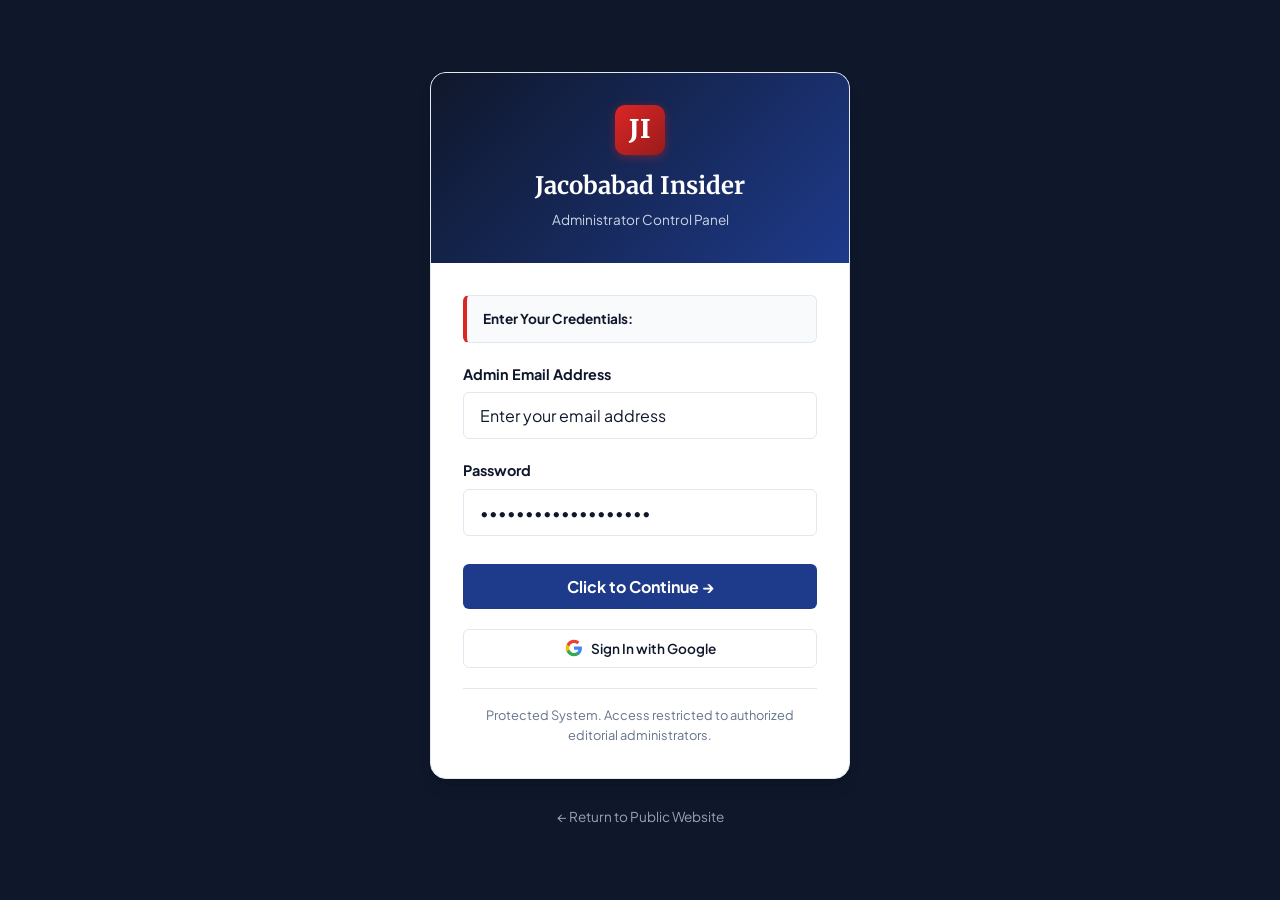
<file: login.html>
<!DOCTYPE html>
<html lang="en">
<head>
  <meta charset="UTF-8" />
  <meta name="viewport" content="width=device-width, initial-scale=1.0" />
  <title>Admin Login - Jacobabad Insider</title>
  <link rel="preconnect" href="https://fonts.googleapis.com">
  <link rel="preconnect" href="https://fonts.gstatic.com" crossorigin>
  <link href="https://fonts.googleapis.com/css2?family=Merriweather:ital,wght@0,400;0,700;0,900;1,400&family=Plus+Jakarta+Sans:wght@400;500;600;700;800&display=swap" rel="stylesheet">
  <script type="module" crossorigin src="/assets/login-pXc_mCEv.js"></script>
  <link rel="modulepreload" crossorigin href="/assets/auth-C3x3DcjY.js">
  <link rel="stylesheet" crossorigin href="/assets/auth-CsvkuiEk.css">
</head>
<body style="background: var(--bg-header); min-height: 100vh; display: flex; flex-direction: column; justify-content: center; align-items: center; padding: 1.5rem;">

  <div style="max-width: 420px; width: 100%; background: var(--bg-card); border-radius: var(--radius-lg); border: 1px solid var(--border-color); box-shadow: var(--shadow-lg); overflow: hidden;">
    
    <!-- Card Header -->
    <div style="background: linear-gradient(135deg, var(--bg-header), #1e3a8a); color: white; padding: 2rem; text-align: center;">
      <div class="logo-icon" style="margin: 0 auto 0.75rem auto; width: 50px; height: 50px; font-size: 1.6rem;">JI</div>
      <h1 style="font-family: var(--font-heading); font-size: 1.5rem; color: white;">Jacobabad Insider</h1>
      <p style="font-size: 0.85rem; color: #cbd5e1; margin-top: 0.25rem;">Administrator Control Panel</p>
    </div>

    <!-- Login Form -->
    <div style="padding: 2rem;">
      <div style="background: var(--bg-primary); border: 1px solid var(--border-color); padding: 0.75rem 1rem; border-radius: 6px; font-size: 0.85rem; margin-bottom: 1.25rem; border-left: 4px solid var(--accent-red);">
        <strong style="color: var(--text-main);">Enter Your Credentials:</strong><br/>
      </div>

      <div id="login-error-alert" class="hidden" style="background: #fef2f2; border: 1px solid #fca5a5; color: #991b1b; padding: 0.75rem 1rem; border-radius: 6px; font-size: 0.85rem; margin-bottom: 1rem;"></div>

      <form id="admin-login-form">
        <div class="form-group">
          <label class="form-label">Admin Email Address</label>
          <input type="email" id="login-email" class="form-control" value="Enter your email address" required />
        </div>

        <div class="form-group">
          <label class="form-label">Password</label>
          <input type="password" id="login-password" class="form-control" value="Enter your password" required />
        </div>

        <button type="submit" id="login-submit-btn" class="btn btn-primary" style="width: 100%; margin-top: 0.5rem; font-weight: 700;">
          Click to Continue &rarr;
        </button>
      </form>

     <div style="margin-top: 1.25rem; text-align: center;">
  <button id="google-login-btn" class="btn btn-secondary" style="width: 100%; font-size: 0.85rem; padding: 0.6rem; font-weight: 600; display: flex; align-items: center; justify-content: center; gap: 0.5rem; background: var(--bg-card); border: 1px solid var(--border-color);">
    <svg width="18" height="18" viewBox="0 0 24 24"><path fill="#4285F4" d="M22.56 12.25c0-.78-.07-1.53-.2-2.25H12v4.26h5.92c-.26 1.37-1.04 2.53-2.21 3.31v2.77h3.57c2.08-1.92 3.28-4.74 3.28-8.09z"/><path fill="#34A853" d="M12 23c2.97 0 5.46-.98 7.28-2.66l-3.57-2.77c-.98.66-2.23 1.06-3.71 1.06-2.86 0-5.29-1.93-6.16-4.53H2.18v2.84C3.99 20.53 7.7 23 12 23z"/><path fill="#FBBC05" d="M5.84 14.09c-.22-.66-.35-1.36-.35-2.09s.13-1.43.35-2.09V7.06H2.18C1.43 8.55 1 10.22 1 12s.43 3.45 1.18 4.94l2.85-2.22.81-.63z"/><path fill="#EA4335" d="M12 5.38c1.62 0 3.06.56 4.21 1.64l3.15-3.15C17.45 2.09 14.97 1 12 1 7.7 1 3.99 3.47 2.18 7.06l3.66 2.84c.87-2.6 3.3-4.52 6.16-4.52z"/></svg>
    Sign In with Google
  </button>
</div>

      <div style="margin-top: 1.25rem; text-align: center; font-size: 0.8rem; color: var(--text-muted); border-top: 1px solid var(--border-color); padding-top: 1rem;">
        <p>Protected System. Access restricted to authorized editorial administrators.</p>
      </div>
    </div>
  </div>

  <div style="margin-top: 1.5rem; text-align: center;">
    <a href="/" style="color: #94a3b8; font-size: 0.85rem;">&larr; Return to Public Website</a>
  </div>

</body>
</html>
</file>
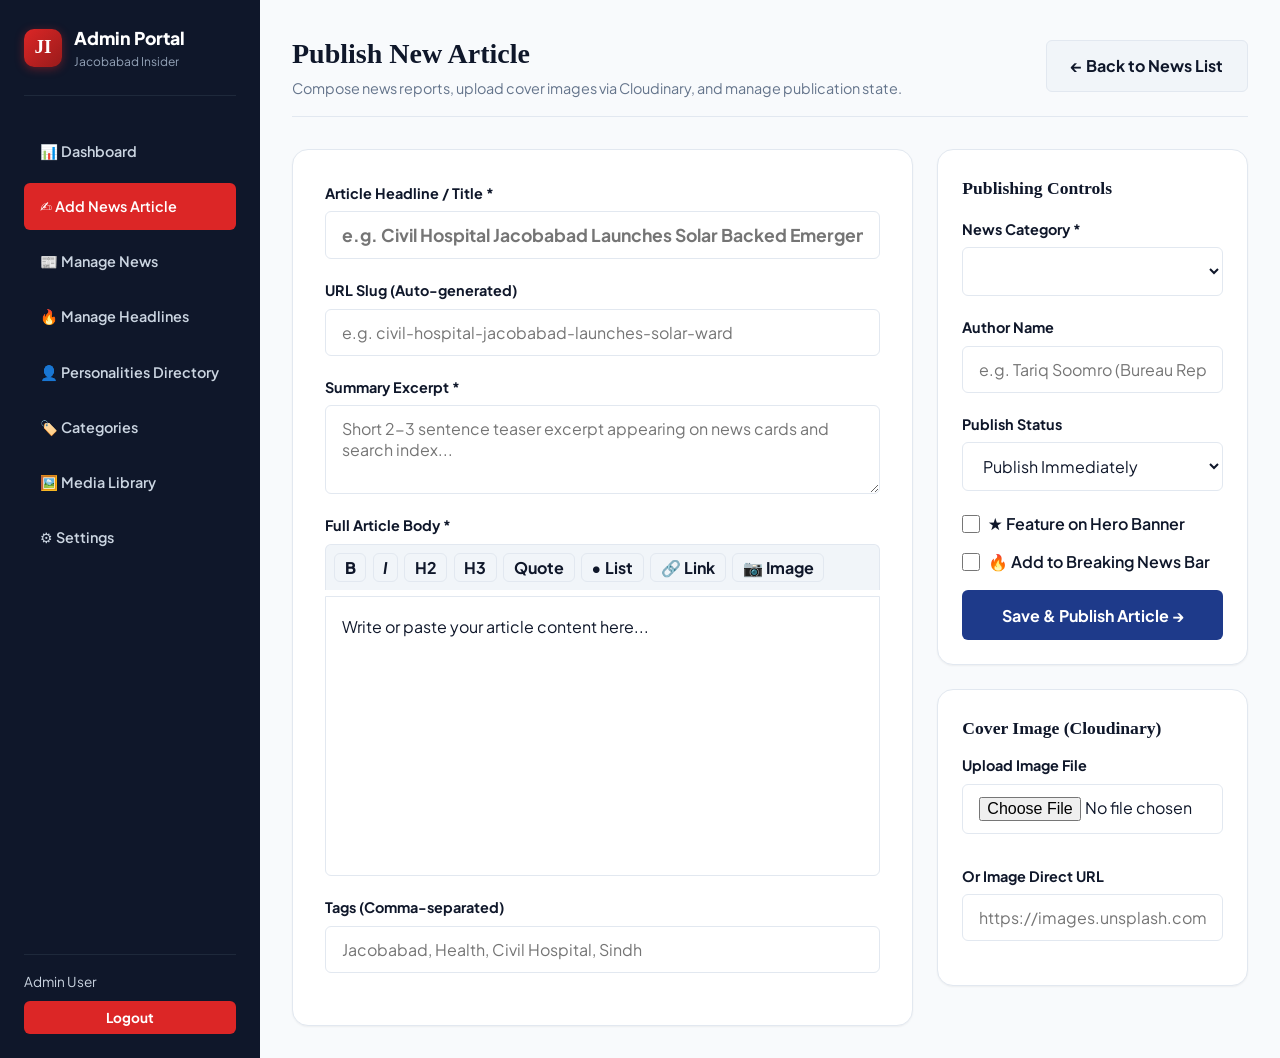
<file: admin/add-news.html>
<!DOCTYPE html>
<html lang="en">
<head>
  <meta charset="UTF-8" />
  <meta name="viewport" content="width=device-width, initial-scale=1.0" />
  <title>Add / Edit News - Admin Panel</title>
  <link rel="preconnect" href="https://fonts.googleapis.com">
  <link rel="preconnect" href="https://fonts.gstatic.com" crossorigin>
  <link href="https://fonts.googleapis.com/css2?family=Plus+Jakarta+Sans:wght@400;500;600;700;800&display=swap" rel="stylesheet">
  <script type="module" crossorigin src="/assets/auth-C3x3DcjY.js"></script>
  <script type="module" crossorigin src="/assets/firestore-eDyhnHo-.js"></script>
  <script type="module" crossorigin src="/assets/admin-DUhmKf31.js"></script>
  <link rel="stylesheet" crossorigin href="/assets/auth-CsvkuiEk.css">
</head>
<body data-admin-page="add-news">

  <div class="admin-layout">
    <aside class="admin-sidebar">
      <div>
        <div style="display: flex; align-items: center; gap: 0.75rem; padding-bottom: 1.5rem; border-bottom: 1px solid #1e293b;">
          <div class="logo-icon" style="width: 38px; height: 38px; font-size: 1.2rem;">JI</div>
          <div>
            <div style="font-weight: 800; color: white; font-size: 1.1rem;">Admin Portal</div>
            <div style="font-size: 0.75rem; color: #94a3b8;">Jacobabad Insider</div>
          </div>
        </div>
      </div>

      <ul class="admin-sidebar-menu">
        <li><a href="/admin/dashboard.html">📊 Dashboard</a></li>
        <li><a href="/admin/add-news.html" class="active">✍️ Add News Article</a></li>
        <li><a href="/admin/manage-news.html">📰 Manage News</a></li>
        <li><a href="/admin/manage-headlines.html">🔥 Manage Headlines</a></li>
        <li><a href="/admin/manage-personalities.html">👤 Personalities Directory</a></li>
        <li><a href="/admin/manage-categories.html">🏷️ Categories</a></li>
        <li><a href="/admin/media-library.html">🖼️ Media Library</a></li>
        <li><a href="/admin/settings.html">⚙️ Settings</a></li>
      </ul>

      <div style="margin-top: auto; padding-top: 1rem; border-top: 1px solid #1e293b;">
        <div style="font-size: 0.85rem; color: #cbd5e1; margin-bottom: 0.5rem;" class="admin-user-email">Admin User</div>
        <button class="btn btn-danger admin-logout-btn" style="width: 100%; font-size: 0.85rem; padding: 0.5rem;">Logout</button>
      </div>
    </aside>

    <main class="admin-main">
      <div class="admin-header">
        <div>
          <h1 id="form-page-title" style="font-family: var(--font-heading); font-size: 1.75rem; color: var(--text-main);">Publish New Article</h1>
          <p style="color: var(--text-muted); font-size: 0.9rem;">Compose news reports, upload cover images via Cloudinary, and manage publication state.</p>
        </div>
        <a href="/admin/manage-news.html" class="btn btn-secondary">&larr; Back to News List</a>
      </div>

      <form id="news-article-form" style="display: grid; grid-template-columns: 2fr 1fr; gap: 1.5rem;">
        
        <!-- Left Column: Form Main -->
        <div style="background: var(--bg-card); border: 1px solid var(--border-color); border-radius: var(--radius-lg); padding: 2rem; box-shadow: var(--shadow-sm);">
          
          <div class="form-group">
            <label class="form-label">Article Headline / Title *</label>
            <input type="text" id="news-title" class="form-control" required placeholder="e.g. Civil Hospital Jacobabad Launches Solar Backed Emergency Ward" style="font-size: 1.1rem; font-weight: 700;" />
          </div>

          <div class="form-group">
            <label class="form-label">URL Slug (Auto-generated)</label>
            <input type="text" id="news-slug" class="form-control" placeholder="e.g. civil-hospital-jacobabad-launches-solar-ward" />
          </div>

          <div class="form-group">
            <label class="form-label">Summary Excerpt *</label>
            <textarea id="news-summary" class="form-control" rows="3" required placeholder="Short 2-3 sentence teaser excerpt appearing on news cards and search index..."></textarea>
          </div>

          <!-- Rich Formatting Toolbar -->
          <div class="form-group">
            <label class="form-label">Full Article Body *</label>
            <div id="editor-toolbar" style="background: var(--bg-input); border: 1px solid var(--border-color); border-bottom: none; border-radius: var(--radius-sm) var(--radius-sm) 0 0; padding: 0.5rem; display: flex; gap: 0.4rem; flex-wrap: wrap;">
              <button class="btn btn-secondary tool-btn" data-cmd="bold" style="padding: 0.2rem 0.6rem; font-weight: 800;">B</button>
              <button class="btn btn-secondary tool-btn" data-cmd="italic" style="padding: 0.2rem 0.6rem; font-style: italic;">I</button>
              <button class="btn btn-secondary tool-btn" data-cmd="formatBlock" data-param="h2" style="padding: 0.2rem 0.6rem;">H2</button>
              <button class="btn btn-secondary tool-btn" data-cmd="formatBlock" data-param="h3" style="padding: 0.2rem 0.6rem;">H3</button>
              <button class="btn btn-secondary tool-btn" data-cmd="formatBlock" data-param="blockquote" style="padding: 0.2rem 0.6rem;">Quote</button>
              <button class="btn btn-secondary tool-btn" data-cmd="insertUnorderedList" style="padding: 0.2rem 0.6rem;">• List</button>
              <button class="btn btn-secondary tool-btn" data-cmd="createLink" style="padding: 0.2rem 0.6rem;">🔗 Link</button>
              <button class="btn btn-secondary tool-btn" data-cmd="insertImage" style="padding: 0.2rem 0.6rem;">📷 Image</button>
            </div>
            
            <div id="news-content-editor" contenteditable="true" class="form-control" style="min-height: 280px; border-radius: 0 0 var(--radius-sm) var(--radius-sm); overflow-y: auto; line-height: 1.7; padding: 1rem;">
              <p>Write or paste your article content here...</p>
            </div>
          </div>

          <div class="form-group">
            <label class="form-label">Tags (Comma-separated)</label>
            <input type="text" id="news-tags" class="form-control" placeholder="Jacobabad, Health, Civil Hospital, Sindh" />
          </div>

        </div>

        <!-- Right Column: Settings & Media -->
        <div style="display: flex; flex-direction: column; gap: 1.5rem;">
          
          <div style="background: var(--bg-card); border: 1px solid var(--border-color); border-radius: var(--radius-lg); padding: 1.5rem; box-shadow: var(--shadow-sm);">
            <h3 style="font-family: var(--font-heading); font-size: 1.1rem; margin-bottom: 1rem;">Publishing Controls</h3>
            
            <div class="form-group">
              <label class="form-label">News Category *</label>
              <select id="news-category-select" class="form-control" required>
                <!-- Populated via JS -->
              </select>
            </div>

            <div class="form-group">
              <label class="form-label">Author Name</label>
              <input type="text" id="news-author" class="form-control" placeholder="e.g. Tariq Soomro (Bureau Reporter)" />
            </div>

            <div class="form-group">
              <label class="form-label">Publish Status</label>
              <select id="news-status" class="form-control">
                <option value="publish">Publish Immediately</option>
                <option value="draft">Save as Draft</option>
              </select>
            </div>

            <div style="margin: 1rem 0; display: flex; flex-direction: column; gap: 0.75rem;">
              <label style="display: flex; align-items: center; gap: 0.5rem; font-weight: 600; cursor: pointer;">
                <input type="checkbox" id="news-featured" style="width: 18px; height: 18px;" />
                <span>★ Feature on Hero Banner</span>
              </label>

              <label style="display: flex; align-items: center; gap: 0.5rem; font-weight: 600; cursor: pointer;">
                <input type="checkbox" id="news-breaking" style="width: 18px; height: 18px;" />
                <span>🔥 Add to Breaking News Bar</span>
              </label>
            </div>

            <button type="submit" class="btn btn-primary" style="width: 100%; padding: 0.9rem; font-size: 1rem;">Save & Publish Article &rarr;</button>
          </div>

          <!-- Cover Image Upload Card -->
          <div style="background: var(--bg-card); border: 1px solid var(--border-color); border-radius: var(--radius-lg); padding: 1.5rem; box-shadow: var(--shadow-sm);">
            <h3 style="font-family: var(--font-heading); font-size: 1.1rem; margin-bottom: 0.75rem;">Cover Image (Cloudinary)</h3>
            
            <div class="form-group">
              <label class="form-label">Upload Image File</label>
              <input type="file" id="cover-image-file" class="form-control" accept="image/*" />
              <div id="upload-status" style="font-size: 0.8rem; color: var(--accent-blue); margin-top: 0.3rem;"></div>
            </div>

            <div class="form-group">
              <label class="form-label">Or Image Direct URL</label>
              <input type="url" id="cover-image-url" class="form-control" placeholder="https://images.unsplash.com/..." />
            </div>

            <img id="cover-preview-img" class="hidden" style="width: 100%; height: 160px; object-fit: cover; border-radius: 6px; margin-top: 0.5rem;" />
          </div>

        </div>

      </form>
    </main>
  </div>

</body>
</html>
</file>
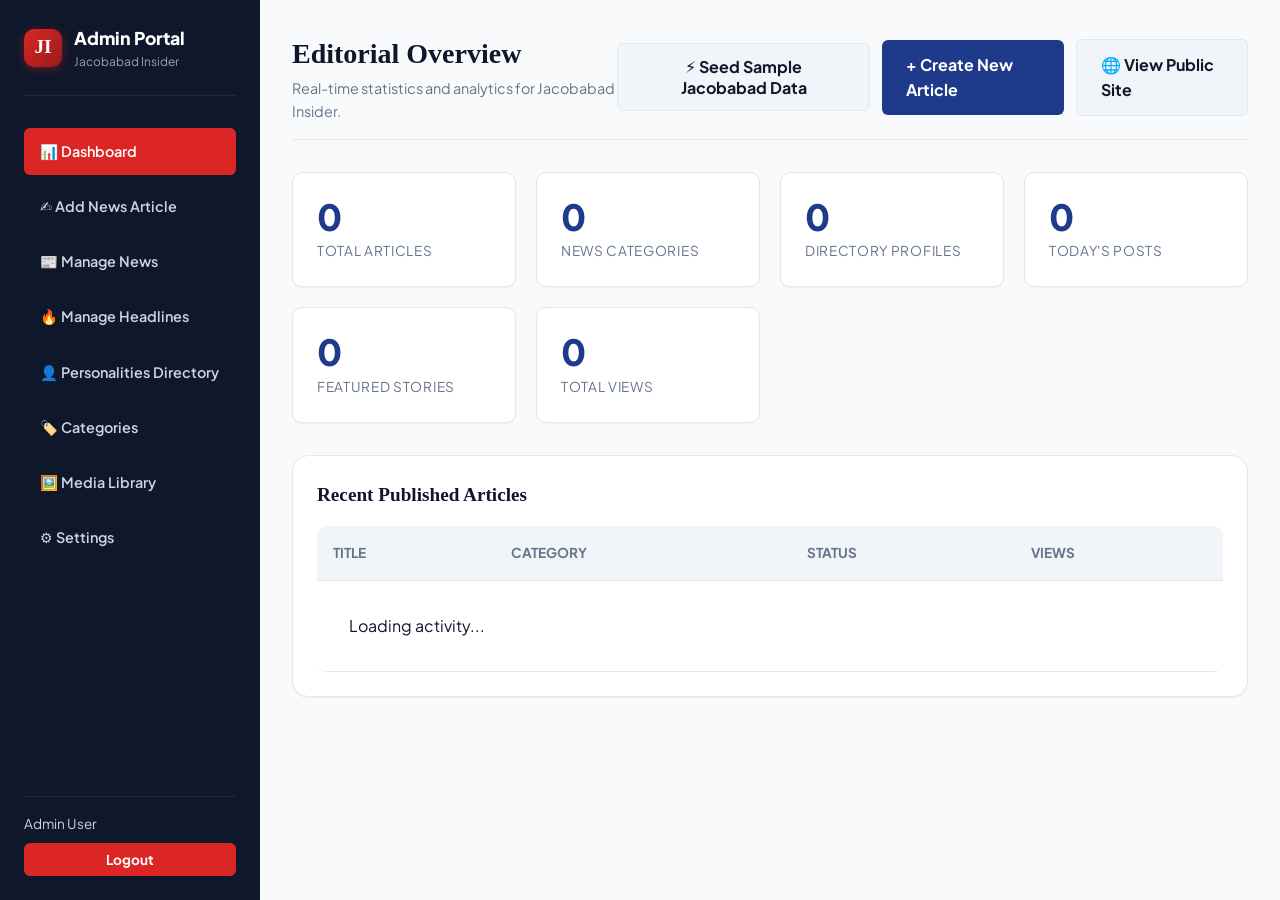
<file: admin/dashboard.html>
<!DOCTYPE html>
<html lang="en">
<head>
  <meta charset="UTF-8" />
  <meta name="viewport" content="width=device-width, initial-scale=1.0" />
  <title>Admin Dashboard - Jacobabad Insider</title>
  <link rel="preconnect" href="https://fonts.googleapis.com">
  <link rel="preconnect" href="https://fonts.gstatic.com" crossorigin>
  <link href="https://fonts.googleapis.com/css2?family=Plus+Jakarta+Sans:wght@400;500;600;700;800&display=swap" rel="stylesheet">
  <script type="module" crossorigin src="/assets/auth-C3x3DcjY.js"></script>
  <script type="module" crossorigin src="/assets/firestore-eDyhnHo-.js"></script>
  <script type="module" crossorigin src="/assets/admin-DUhmKf31.js"></script>
  <link rel="stylesheet" crossorigin href="/assets/auth-CsvkuiEk.css">
</head>
<body data-admin-page="dashboard">

  <div class="admin-layout">
    <!-- SIDEBAR -->
    <aside class="admin-sidebar">
      <div>
        <div style="display: flex; align-items: center; gap: 0.75rem; padding-bottom: 1.5rem; border-bottom: 1px solid #1e293b;">
          <div class="logo-icon" style="width: 38px; height: 38px; font-size: 1.2rem;">JI</div>
          <div>
            <div style="font-weight: 800; color: white; font-size: 1.1rem;">Admin Portal</div>
            <div style="font-size: 0.75rem; color: #94a3b8;">Jacobabad Insider</div>
          </div>
        </div>
      </div>

      <ul class="admin-sidebar-menu">
        <li><a href="/admin/dashboard.html" class="active">📊 Dashboard</a></li>
        <li><a href="/admin/add-news.html">✍️ Add News Article</a></li>
        <li><a href="/admin/manage-news.html">📰 Manage News</a></li>
        <li><a href="/admin/manage-headlines.html">🔥 Manage Headlines</a></li>
        <li><a href="/admin/manage-personalities.html">👤 Personalities Directory</a></li>
        <li><a href="/admin/manage-categories.html">🏷️ Categories</a></li>
        <li><a href="/admin/media-library.html">🖼️ Media Library</a></li>
        <li><a href="/admin/settings.html">⚙️ Settings</a></li>
      </ul>

      <div style="margin-top: auto; padding-top: 1rem; border-top: 1px solid #1e293b;">
        <div style="font-size: 0.85rem; color: #cbd5e1; margin-bottom: 0.5rem;" class="admin-user-email">Admin User</div>
        <button class="btn btn-danger admin-logout-btn" style="width: 100%; font-size: 0.85rem; padding: 0.5rem;">Logout</button>
      </div>
    </aside>

    <!-- MAIN DASHBOARD CONTENT -->
    <main class="admin-main">
      <div class="admin-header">
        <div>
          <h1 style="font-family: var(--font-heading); font-size: 1.75rem; color: var(--text-main);">Editorial Overview</h1>
          <p style="color: var(--text-muted); font-size: 0.9rem;">Real-time statistics and analytics for Jacobabad Insider.</p>
        </div>
        <div style="display: flex; gap: 0.75rem; align-items: center;">
          <button id="seed-data-btn" class="btn btn-secondary">⚡ Seed Sample Jacobabad Data</button>
          <a href="/admin/add-news.html" class="btn btn-primary">+ Create New Article</a>
          <a href="/" target="_blank" class="btn btn-secondary">🌐 View Public Site</a>
        </div>
      </div>

      <!-- ANALYTICS STAT CARDS -->
      <div class="stat-grid">
        <div class="stat-card">
          <div class="stat-number" id="stat-total-news">0</div>
          <div class="stat-label">Total Articles</div>
        </div>
        <div class="stat-card">
          <div class="stat-number" id="stat-total-categories">0</div>
          <div class="stat-label">News Categories</div>
        </div>
        <div class="stat-card">
          <div class="stat-number" id="stat-total-personalities">0</div>
          <div class="stat-label">Directory Profiles</div>
        </div>
        <div class="stat-card">
          <div class="stat-number" id="stat-today-posts">0</div>
          <div class="stat-label">Today's Posts</div>
        </div>
        <div class="stat-card">
          <div class="stat-number" id="stat-featured-posts">0</div>
          <div class="stat-label">Featured Stories</div>
        </div>
        <div class="stat-card">
          <div class="stat-number" id="stat-total-views">0</div>
          <div class="stat-label">Total Views</div>
        </div>
      </div>

      <!-- RECENT ACTIVITY LOG TABLE -->
      <div style="background: var(--bg-card); border: 1px solid var(--border-color); border-radius: var(--radius-lg); padding: 1.5rem; box-shadow: var(--shadow-sm);">
        <h3 style="font-family: var(--font-heading); font-size: 1.2rem; margin-bottom: 1rem;">Recent Published Articles</h3>
        <div class="table-responsive">
          <table class="admin-table">
            <thead>
              <tr>
                <th>Title</th>
                <th>Category</th>
                <th>Status</th>
                <th>Views</th>
              </tr>
            </thead>
            <tbody id="recent-activity-table">
              <tr><td colspan="4" class="text-center" style="padding: 2rem;">Loading activity...</td></tr>
            </tbody>
          </table>
        </div>
      </div>
    </main>
  </div>

</body>
</html>
</file>
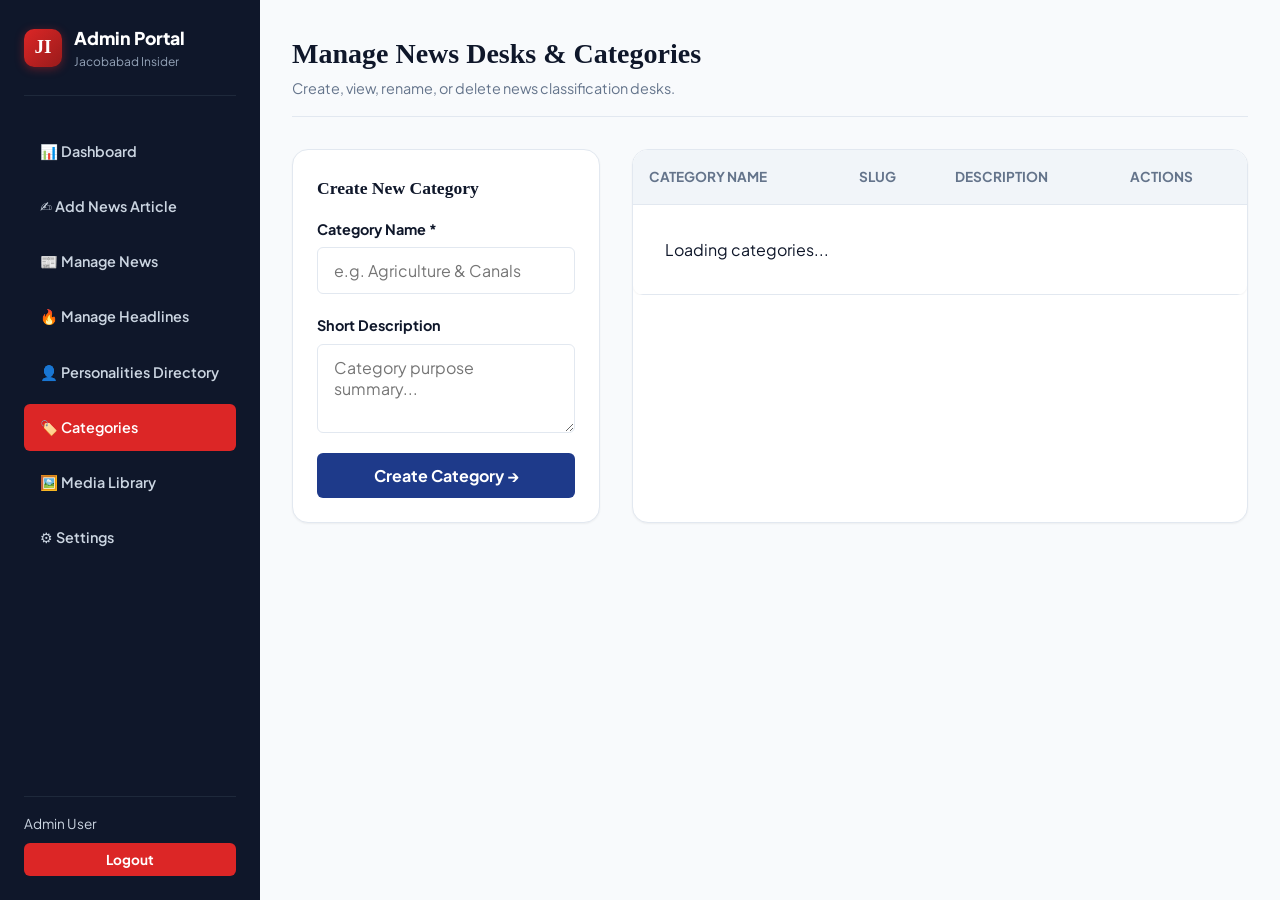
<file: admin/manage-categories.html>
<!DOCTYPE html>
<html lang="en">
<head>
  <meta charset="UTF-8" />
  <meta name="viewport" content="width=device-width, initial-scale=1.0" />
  <title>Manage Categories - Admin Panel</title>
  <link rel="preconnect" href="https://fonts.googleapis.com">
  <link rel="preconnect" href="https://fonts.gstatic.com" crossorigin>
  <link href="https://fonts.googleapis.com/css2?family=Plus+Jakarta+Sans:wght@400;500;600;700;800&display=swap" rel="stylesheet">
  <script type="module" crossorigin src="/assets/auth-C3x3DcjY.js"></script>
  <script type="module" crossorigin src="/assets/firestore-eDyhnHo-.js"></script>
  <script type="module" crossorigin src="/assets/admin-DUhmKf31.js"></script>
  <link rel="stylesheet" crossorigin href="/assets/auth-CsvkuiEk.css">
</head>
<body data-admin-page="manage-categories">

  <div class="admin-layout">
    <aside class="admin-sidebar">
      <div>
        <div style="display: flex; align-items: center; gap: 0.75rem; padding-bottom: 1.5rem; border-bottom: 1px solid #1e293b;">
          <div class="logo-icon" style="width: 38px; height: 38px; font-size: 1.2rem;">JI</div>
          <div>
            <div style="font-weight: 800; color: white; font-size: 1.1rem;">Admin Portal</div>
            <div style="font-size: 0.75rem; color: #94a3b8;">Jacobabad Insider</div>
          </div>
        </div>
      </div>

      <ul class="admin-sidebar-menu">
        <li><a href="/admin/dashboard.html">📊 Dashboard</a></li>
        <li><a href="/admin/add-news.html">✍️ Add News Article</a></li>
        <li><a href="/admin/manage-news.html">📰 Manage News</a></li>
        <li><a href="/admin/manage-headlines.html">🔥 Manage Headlines</a></li>
        <li><a href="/admin/manage-personalities.html">👤 Personalities Directory</a></li>
        <li><a href="/admin/manage-categories.html" class="active">🏷️ Categories</a></li>
        <li><a href="/admin/media-library.html">🖼️ Media Library</a></li>
        <li><a href="/admin/settings.html">⚙️ Settings</a></li>
      </ul>

      <div style="margin-top: auto; padding-top: 1rem; border-top: 1px solid #1e293b;">
        <div style="font-size: 0.85rem; color: #cbd5e1; margin-bottom: 0.5rem;" class="admin-user-email">Admin User</div>
        <button class="btn btn-danger admin-logout-btn" style="width: 100%; font-size: 0.85rem; padding: 0.5rem;">Logout</button>
      </div>
    </aside>

    <main class="admin-main">
      <div class="admin-header">
        <div>
          <h1 style="font-family: var(--font-heading); font-size: 1.75rem; color: var(--text-main);">Manage News Desks & Categories</h1>
          <p style="color: var(--text-muted); font-size: 0.9rem;">Create, view, rename, or delete news classification desks.</p>
        </div>
      </div>

      <div style="display: grid; grid-template-columns: 1fr 2fr; gap: 2rem;">
        
        <!-- Add Category Form -->
        <div style="background: var(--bg-card); border: 1px solid var(--border-color); border-radius: var(--radius-lg); padding: 1.5rem; box-shadow: var(--shadow-sm);">
          <h3 style="font-family: var(--font-heading); font-size: 1.1rem; margin-bottom: 1rem;">Create New Category</h3>
          <form id="add-category-form">
            <div class="form-group">
              <label class="form-label">Category Name *</label>
              <input type="text" id="category-name-input" class="form-control" required placeholder="e.g. Agriculture & Canals" />
            </div>

            <div class="form-group">
              <label class="form-label">Short Description</label>
              <textarea id="category-desc-input" class="form-control" rows="3" placeholder="Category purpose summary..."></textarea>
            </div>

            <button type="submit" class="btn btn-primary" style="width: 100%;">Create Category &rarr;</button>
          </form>
        </div>

        <!-- Categories Table -->
        <div style="background: var(--bg-card); border: 1px solid var(--border-color); border-radius: var(--radius-lg); overflow: hidden; box-shadow: var(--shadow-sm);">
          <div class="table-responsive">
            <table class="admin-table">
              <thead>
                <tr>
                  <th>Category Name</th>
                  <th>Slug</th>
                  <th>Description</th>
                  <th>Actions</th>
                </tr>
              </thead>
              <tbody id="categories-table-body">
                <tr><td colspan="4" class="text-center" style="padding: 2rem;">Loading categories...</td></tr>
              </tbody>
            </table>
          </div>
        </div>

      </div>
    </main>
  </div>

</body>
</html>
</file>
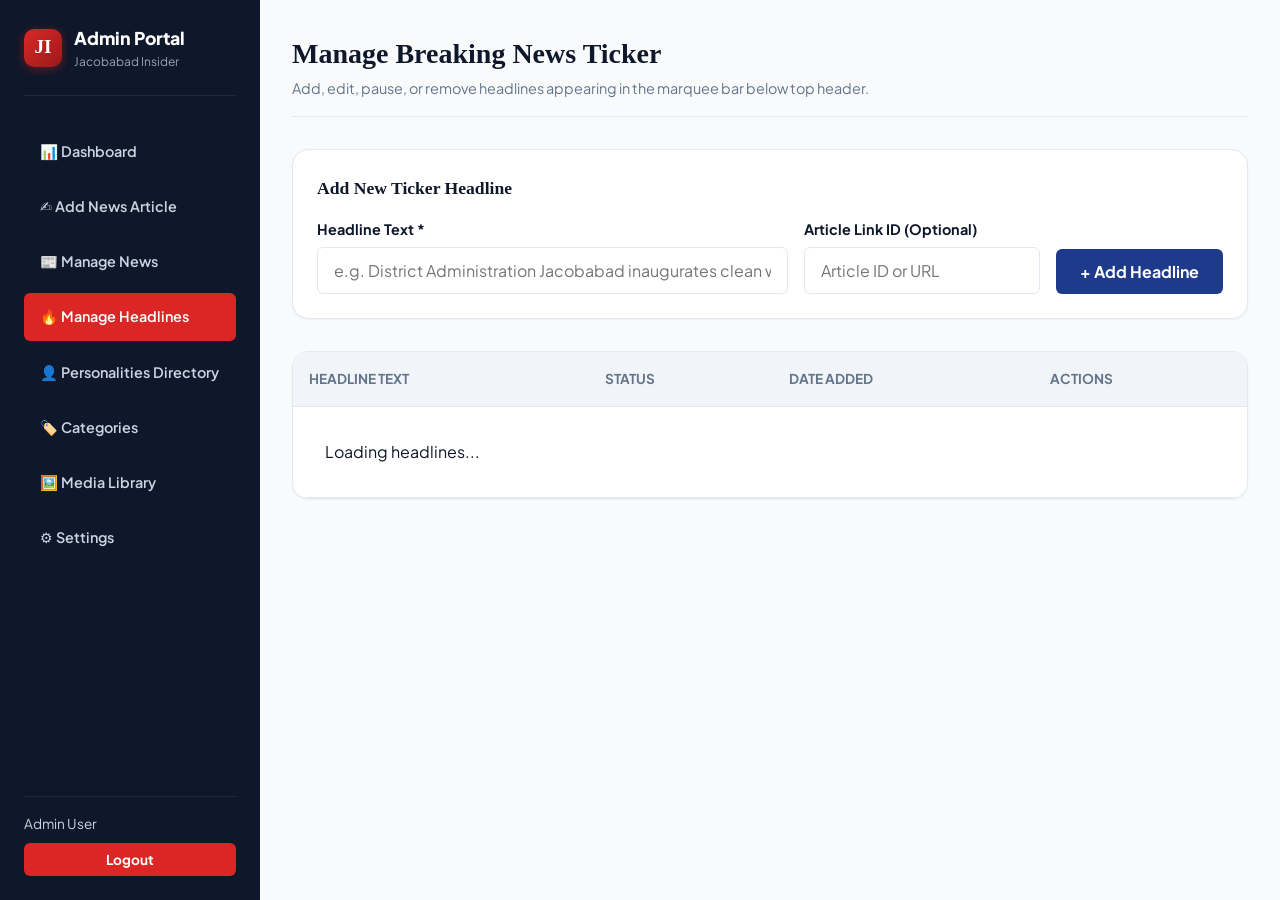
<file: admin/manage-headlines.html>
<!DOCTYPE html>
<html lang="en">
<head>
  <meta charset="UTF-8" />
  <meta name="viewport" content="width=device-width, initial-scale=1.0" />
  <title>Manage Headlines - Admin Panel</title>
  <link rel="preconnect" href="https://fonts.googleapis.com">
  <link rel="preconnect" href="https://fonts.gstatic.com" crossorigin>
  <link href="https://fonts.googleapis.com/css2?family=Plus+Jakarta+Sans:wght@400;500;600;700;800&display=swap" rel="stylesheet">
  <script type="module" crossorigin src="/assets/auth-C3x3DcjY.js"></script>
  <script type="module" crossorigin src="/assets/firestore-eDyhnHo-.js"></script>
  <script type="module" crossorigin src="/assets/admin-DUhmKf31.js"></script>
  <link rel="stylesheet" crossorigin href="/assets/auth-CsvkuiEk.css">
</head>
<body data-admin-page="manage-headlines">

  <div class="admin-layout">
    <aside class="admin-sidebar">
      <div>
        <div style="display: flex; align-items: center; gap: 0.75rem; padding-bottom: 1.5rem; border-bottom: 1px solid #1e293b;">
          <div class="logo-icon" style="width: 38px; height: 38px; font-size: 1.2rem;">JI</div>
          <div>
            <div style="font-weight: 800; color: white; font-size: 1.1rem;">Admin Portal</div>
            <div style="font-size: 0.75rem; color: #94a3b8;">Jacobabad Insider</div>
          </div>
        </div>
      </div>

      <ul class="admin-sidebar-menu">
        <li><a href="/admin/dashboard.html">📊 Dashboard</a></li>
        <li><a href="/admin/add-news.html">✍️ Add News Article</a></li>
        <li><a href="/admin/manage-news.html">📰 Manage News</a></li>
        <li><a href="/admin/manage-headlines.html" class="active">🔥 Manage Headlines</a></li>
        <li><a href="/admin/manage-personalities.html">👤 Personalities Directory</a></li>
        <li><a href="/admin/manage-categories.html">🏷️ Categories</a></li>
        <li><a href="/admin/media-library.html">🖼️ Media Library</a></li>
        <li><a href="/admin/settings.html">⚙️ Settings</a></li>
      </ul>

      <div style="margin-top: auto; padding-top: 1rem; border-top: 1px solid #1e293b;">
        <div style="font-size: 0.85rem; color: #cbd5e1; margin-bottom: 0.5rem;" class="admin-user-email">Admin User</div>
        <button class="btn btn-danger admin-logout-btn" style="width: 100%; font-size: 0.85rem; padding: 0.5rem;">Logout</button>
      </div>
    </aside>

    <main class="admin-main">
      <div class="admin-header">
        <div>
          <h1 style="font-family: var(--font-heading); font-size: 1.75rem; color: var(--text-main);">Manage Breaking News Ticker</h1>
          <p style="color: var(--text-muted); font-size: 0.9rem;">Add, edit, pause, or remove headlines appearing in the marquee bar below top header.</p>
        </div>
      </div>

      <!-- Add Headline Form -->
      <div style="background: var(--bg-card); border: 1px solid var(--border-color); border-radius: var(--radius-lg); padding: 1.5rem; margin-bottom: 2rem; box-shadow: var(--shadow-sm);">
        <h3 style="font-family: var(--font-heading); font-size: 1.1rem; margin-bottom: 1rem;">Add New Ticker Headline</h3>
        <form id="add-headline-form" style="display: grid; grid-template-columns: 2fr 1fr auto; gap: 1rem; align-items: flex-end;">
          <div class="form-group" style="margin-bottom: 0;">
            <label class="form-label">Headline Text *</label>
            <input type="text" id="headline-text-input" class="form-control" required placeholder="e.g. District Administration Jacobabad inaugurates clean water plant" />
          </div>
          <div class="form-group" style="margin-bottom: 0;">
            <label class="form-label">Article Link ID (Optional)</label>
            <input type="text" id="headline-link-input" class="form-control" placeholder="Article ID or URL" />
          </div>
          <button type="submit" class="btn btn-primary">+ Add Headline</button>
        </form>
      </div>

      <!-- Headlines Table -->
      <div style="background: var(--bg-card); border: 1px solid var(--border-color); border-radius: var(--radius-lg); overflow: hidden; box-shadow: var(--shadow-sm);">
        <div class="table-responsive">
          <table class="admin-table">
            <thead>
              <tr>
                <th>Headline Text</th>
                <th>Status</th>
                <th>Date Added</th>
                <th>Actions</th>
              </tr>
            </thead>
            <tbody id="headlines-table-body">
              <tr><td colspan="4" class="text-center" style="padding: 2rem;">Loading headlines...</td></tr>
            </tbody>
          </table>
        </div>
      </div>
    </main>
  </div>

</body>
</html>
</file>
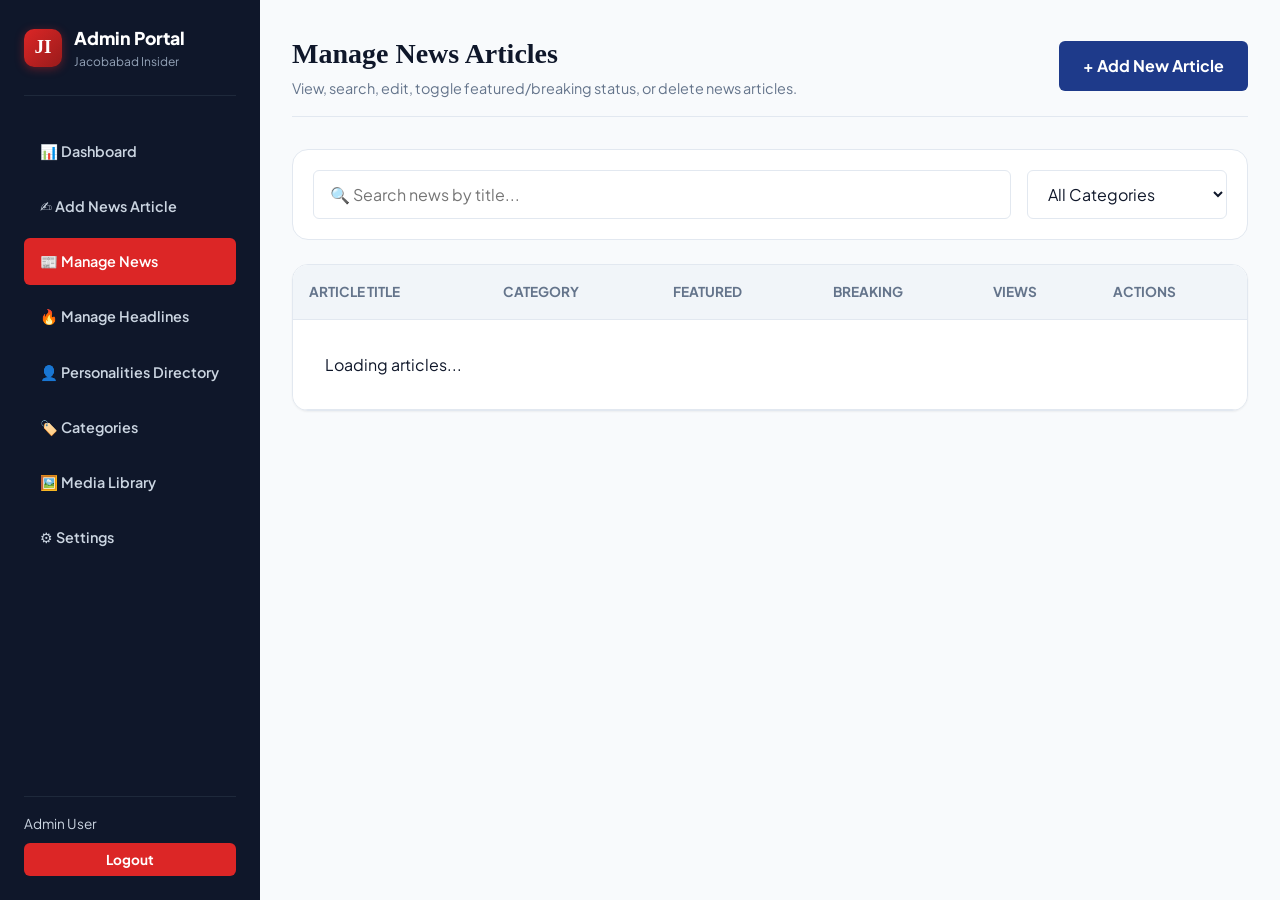
<file: admin/manage-news.html>
<!DOCTYPE html>
<html lang="en">
<head>
  <meta charset="UTF-8" />
  <meta name="viewport" content="width=device-width, initial-scale=1.0" />
  <title>Manage News - Admin Panel</title>
  <link rel="preconnect" href="https://fonts.googleapis.com">
  <link rel="preconnect" href="https://fonts.gstatic.com" crossorigin>
  <link href="https://fonts.googleapis.com/css2?family=Plus+Jakarta+Sans:wght@400;500;600;700;800&display=swap" rel="stylesheet">
  <script type="module" crossorigin src="/assets/auth-C3x3DcjY.js"></script>
  <script type="module" crossorigin src="/assets/firestore-eDyhnHo-.js"></script>
  <script type="module" crossorigin src="/assets/admin-DUhmKf31.js"></script>
  <link rel="stylesheet" crossorigin href="/assets/auth-CsvkuiEk.css">
</head>
<body data-admin-page="manage-news">

  <div class="admin-layout">
    <aside class="admin-sidebar">
      <div>
        <div style="display: flex; align-items: center; gap: 0.75rem; padding-bottom: 1.5rem; border-bottom: 1px solid #1e293b;">
          <div class="logo-icon" style="width: 38px; height: 38px; font-size: 1.2rem;">JI</div>
          <div>
            <div style="font-weight: 800; color: white; font-size: 1.1rem;">Admin Portal</div>
            <div style="font-size: 0.75rem; color: #94a3b8;">Jacobabad Insider</div>
          </div>
        </div>
      </div>

      <ul class="admin-sidebar-menu">
        <li><a href="/admin/dashboard.html">📊 Dashboard</a></li>
        <li><a href="/admin/add-news.html">✍️ Add News Article</a></li>
        <li><a href="/admin/manage-news.html" class="active">📰 Manage News</a></li>
        <li><a href="/admin/manage-headlines.html">🔥 Manage Headlines</a></li>
        <li><a href="/admin/manage-personalities.html">👤 Personalities Directory</a></li>
        <li><a href="/admin/manage-categories.html">🏷️ Categories</a></li>
        <li><a href="/admin/media-library.html">🖼️ Media Library</a></li>
        <li><a href="/admin/settings.html">⚙️ Settings</a></li>
      </ul>

      <div style="margin-top: auto; padding-top: 1rem; border-top: 1px solid #1e293b;">
        <div style="font-size: 0.85rem; color: #cbd5e1; margin-bottom: 0.5rem;" class="admin-user-email">Admin User</div>
        <button class="btn btn-danger admin-logout-btn" style="width: 100%; font-size: 0.85rem; padding: 0.5rem;">Logout</button>
      </div>
    </aside>

    <main class="admin-main">
      <div class="admin-header">
        <div>
          <h1 style="font-family: var(--font-heading); font-size: 1.75rem; color: var(--text-main);">Manage News Articles</h1>
          <p style="color: var(--text-muted); font-size: 0.9rem;">View, search, edit, toggle featured/breaking status, or delete news articles.</p>
        </div>
        <a href="/admin/add-news.html" class="btn btn-primary">+ Add New Article</a>
      </div>

      <!-- Filters & Search -->
      <div style="background: var(--bg-card); border: 1px solid var(--border-color); border-radius: var(--radius-lg); padding: 1.25rem; margin-bottom: 1.5rem; display: flex; gap: 1rem; flex-wrap: wrap; align-items: center; justify-content: space-between;">
        <div style="display: flex; gap: 1rem; flex: 1; min-width: 280px;">
          <input type="text" id="manage-news-search" class="form-control" placeholder="🔍 Search news by title..." />
          <select id="manage-news-filter-cat" class="form-control" style="max-width: 200px;">
            <option value="All">All Categories</option>
          </select>
        </div>
      </div>

      <!-- News Table -->
      <div style="background: var(--bg-card); border: 1px solid var(--border-color); border-radius: var(--radius-lg); overflow: hidden; box-shadow: var(--shadow-sm);">
        <div class="table-responsive">
          <table class="admin-table">
            <thead>
              <tr>
                <th>Article Title</th>
                <th>Category</th>
                <th>Featured</th>
                <th>Breaking</th>
                <th>Views</th>
                <th>Actions</th>
              </tr>
            </thead>
            <tbody id="manage-news-table-body">
              <tr><td colspan="6" class="text-center" style="padding: 2rem;">Loading articles...</td></tr>
            </tbody>
          </table>
        </div>
      </div>
    </main>
  </div>

</body>
</html>
</file>
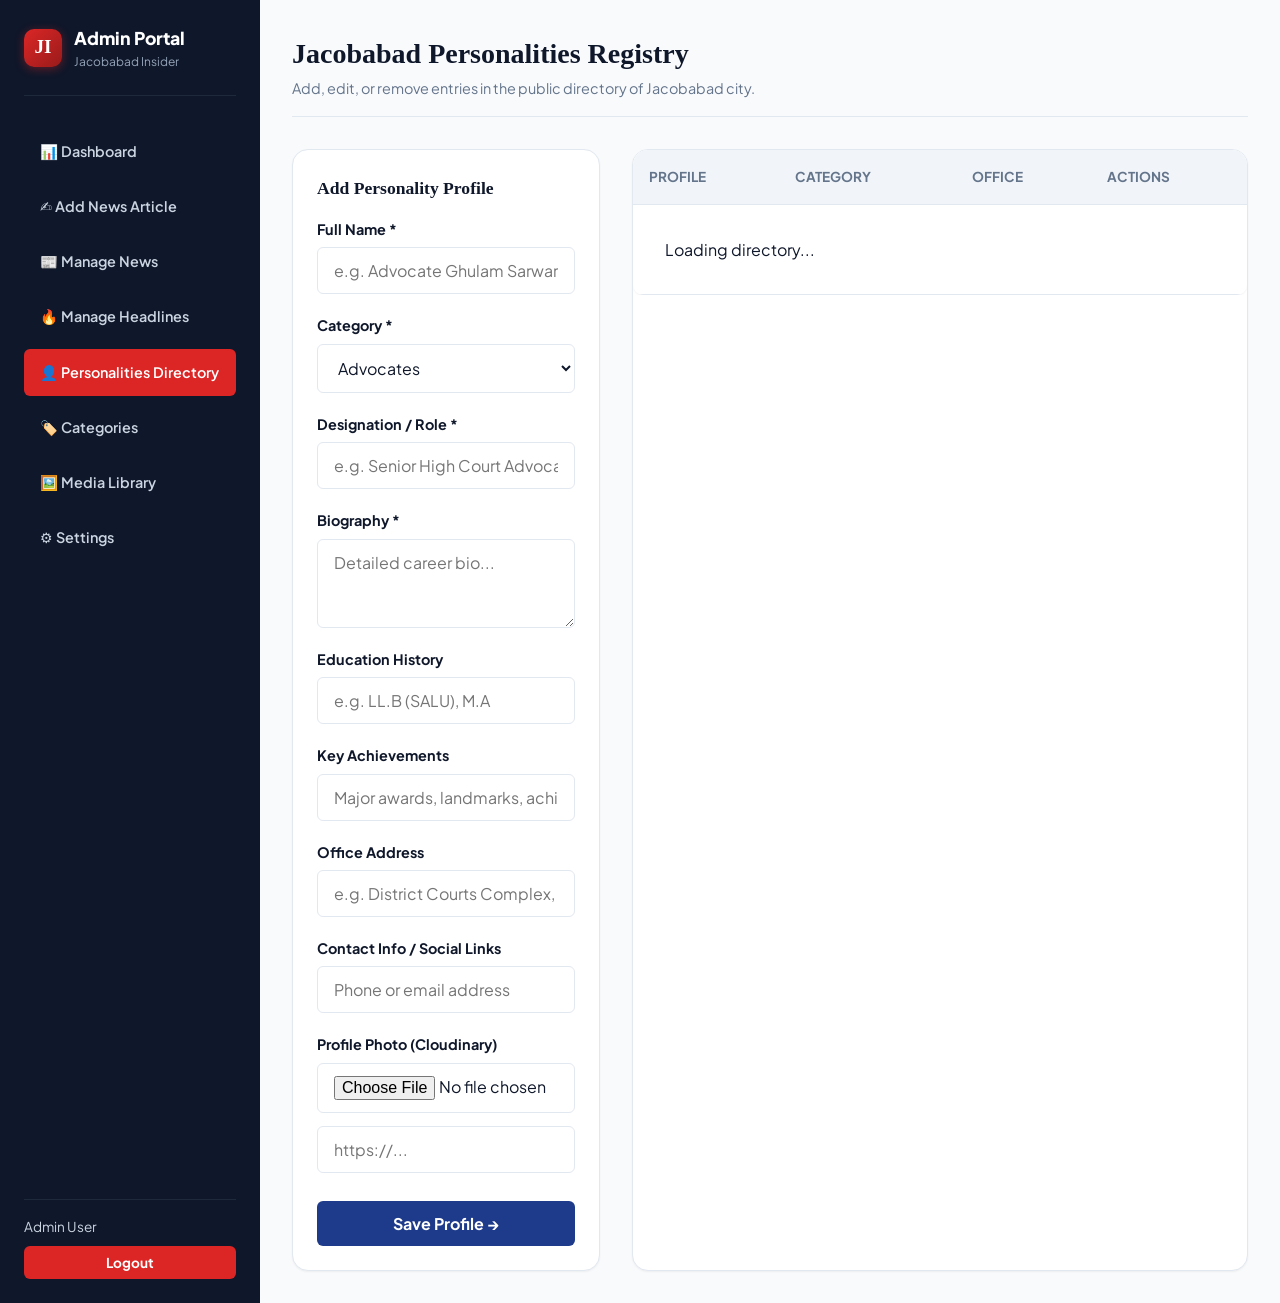
<file: admin/manage-personalities.html>
<!DOCTYPE html>
<html lang="en">
<head>
  <meta charset="UTF-8" />
  <meta name="viewport" content="width=device-width, initial-scale=1.0" />
  <title>Manage Personalities - Admin Panel</title>
  <link rel="preconnect" href="https://fonts.googleapis.com">
  <link rel="preconnect" href="https://fonts.gstatic.com" crossorigin>
  <link href="https://fonts.googleapis.com/css2?family=Plus+Jakarta+Sans:wght@400;500;600;700;800&display=swap" rel="stylesheet">
  <script type="module" crossorigin src="/assets/auth-C3x3DcjY.js"></script>
  <script type="module" crossorigin src="/assets/firestore-eDyhnHo-.js"></script>
  <script type="module" crossorigin src="/assets/admin-DUhmKf31.js"></script>
  <link rel="stylesheet" crossorigin href="/assets/auth-CsvkuiEk.css">
</head>
<body data-admin-page="manage-personalities">

  <div class="admin-layout">
    <aside class="admin-sidebar">
      <div>
        <div style="display: flex; align-items: center; gap: 0.75rem; padding-bottom: 1.5rem; border-bottom: 1px solid #1e293b;">
          <div class="logo-icon" style="width: 38px; height: 38px; font-size: 1.2rem;">JI</div>
          <div>
            <div style="font-weight: 800; color: white; font-size: 1.1rem;">Admin Portal</div>
            <div style="font-size: 0.75rem; color: #94a3b8;">Jacobabad Insider</div>
          </div>
        </div>
      </div>

      <ul class="admin-sidebar-menu">
        <li><a href="/admin/dashboard.html">📊 Dashboard</a></li>
        <li><a href="/admin/add-news.html">✍️ Add News Article</a></li>
        <li><a href="/admin/manage-news.html">📰 Manage News</a></li>
        <li><a href="/admin/manage-headlines.html">🔥 Manage Headlines</a></li>
        <li><a href="/admin/manage-personalities.html" class="active">👤 Personalities Directory</a></li>
        <li><a href="/admin/manage-categories.html">🏷️ Categories</a></li>
        <li><a href="/admin/media-library.html">🖼️ Media Library</a></li>
        <li><a href="/admin/settings.html">⚙️ Settings</a></li>
      </ul>

      <div style="margin-top: auto; padding-top: 1rem; border-top: 1px solid #1e293b;">
        <div style="font-size: 0.85rem; color: #cbd5e1; margin-bottom: 0.5rem;" class="admin-user-email">Admin User</div>
        <button class="btn btn-danger admin-logout-btn" style="width: 100%; font-size: 0.85rem; padding: 0.5rem;">Logout</button>
      </div>
    </aside>

    <main class="admin-main">
      <div class="admin-header">
        <div>
          <h1 style="font-family: var(--font-heading); font-size: 1.75rem; color: var(--text-main);">Jacobabad Personalities Registry</h1>
          <p style="color: var(--text-muted); font-size: 0.9rem;">Add, edit, or remove entries in the public directory of Jacobabad city.</p>
        </div>
      </div>

      <div style="display: grid; grid-template-columns: 1fr 2fr; gap: 2rem;">
        
        <!-- Add Profile Form -->
        <div style="background: var(--bg-card); border: 1px solid var(--border-color); border-radius: var(--radius-lg); padding: 1.5rem; box-shadow: var(--shadow-sm);">
          <h3 style="font-family: var(--font-heading); font-size: 1.1rem; margin-bottom: 1rem;">Add Personality Profile</h3>
          
          <form id="personality-form">
            <div class="form-group">
              <label class="form-label">Full Name *</label>
              <input type="text" id="person-fullname" class="form-control" required placeholder="e.g. Advocate Ghulam Sarwar Soomro" />
            </div>

            <div class="form-group">
              <label class="form-label">Category *</label>
              <select id="person-category" class="form-control" required>
                <option value="Advocates">Advocates</option>
                <option value="Judges">Judges</option>
                <option value="Journalists">Journalists</option>
                <option value="Doctors">Doctors</option>
                <option value="Teachers">Teachers</option>
                <option value="Politicians">Politicians</option>
                <option value="Businessmen">Businessmen</option>
                <option value="Engineers">Engineers</option>
                <option value="Government Officers">Government Officers</option>
                <option value="Social Workers">Social Workers</option>
                <option value="Artists">Artists</option>
                <option value="Students">Students</option>
                <option value="Writers">Writers</option>
                <option value="Religious Scholars">Religious Scholars</option>
                <option value="Sports Personalities">Sports Personalities</option>
              </select>
            </div>

            <div class="form-group">
              <label class="form-label">Designation / Role *</label>
              <input type="text" id="person-designation" class="form-control" required placeholder="e.g. Senior High Court Advocate & Bar President" />
            </div>

            <div class="form-group">
              <label class="form-label">Biography *</label>
              <textarea id="person-bio" class="form-control" rows="3" required placeholder="Detailed career bio..."></textarea>
            </div>

            <div class="form-group">
              <label class="form-label">Education History</label>
              <input type="text" id="person-education" class="form-control" placeholder="e.g. LL.B (SALU), M.A" />
            </div>

            <div class="form-group">
              <label class="form-label">Key Achievements</label>
              <input type="text" id="person-achievements" class="form-control" placeholder="Major awards, landmarks, achievements..." />
            </div>

            <div class="form-group">
              <label class="form-label">Office Address</label>
              <input type="text" id="person-office" class="form-control" placeholder="e.g. District Courts Complex, Jacobabad" />
            </div>

            <div class="form-group">
              <label class="form-label">Contact Info / Social Links</label>
              <input type="text" id="person-contact" class="form-control" placeholder="Phone or email address" />
            </div>

            <div class="form-group">
              <label class="form-label">Profile Photo (Cloudinary)</label>
              <input type="file" id="person-photo-file" class="form-control" accept="image/*" />
              <input type="url" id="person-photo-url" class="form-control" placeholder="https://..." style="margin-top: 0.4rem;" />
            </div>

            <button type="submit" class="btn btn-primary" style="width: 100%; margin-top: 0.5rem;">Save Profile &rarr;</button>
          </form>
        </div>

        <!-- Personalities Table -->
        <div style="background: var(--bg-card); border: 1px solid var(--border-color); border-radius: var(--radius-lg); overflow: hidden; box-shadow: var(--shadow-sm);">
          <div class="table-responsive">
            <table class="admin-table">
              <thead>
                <tr>
                  <th>Profile</th>
                  <th>Category</th>
                  <th>Office</th>
                  <th>Actions</th>
                </tr>
              </thead>
              <tbody id="manage-personalities-table-body">
                <tr><td colspan="4" class="text-center" style="padding: 2rem;">Loading directory...</td></tr>
              </tbody>
            </table>
          </div>
        </div>

      </div>
    </main>
  </div>

</body>
</html>
</file>
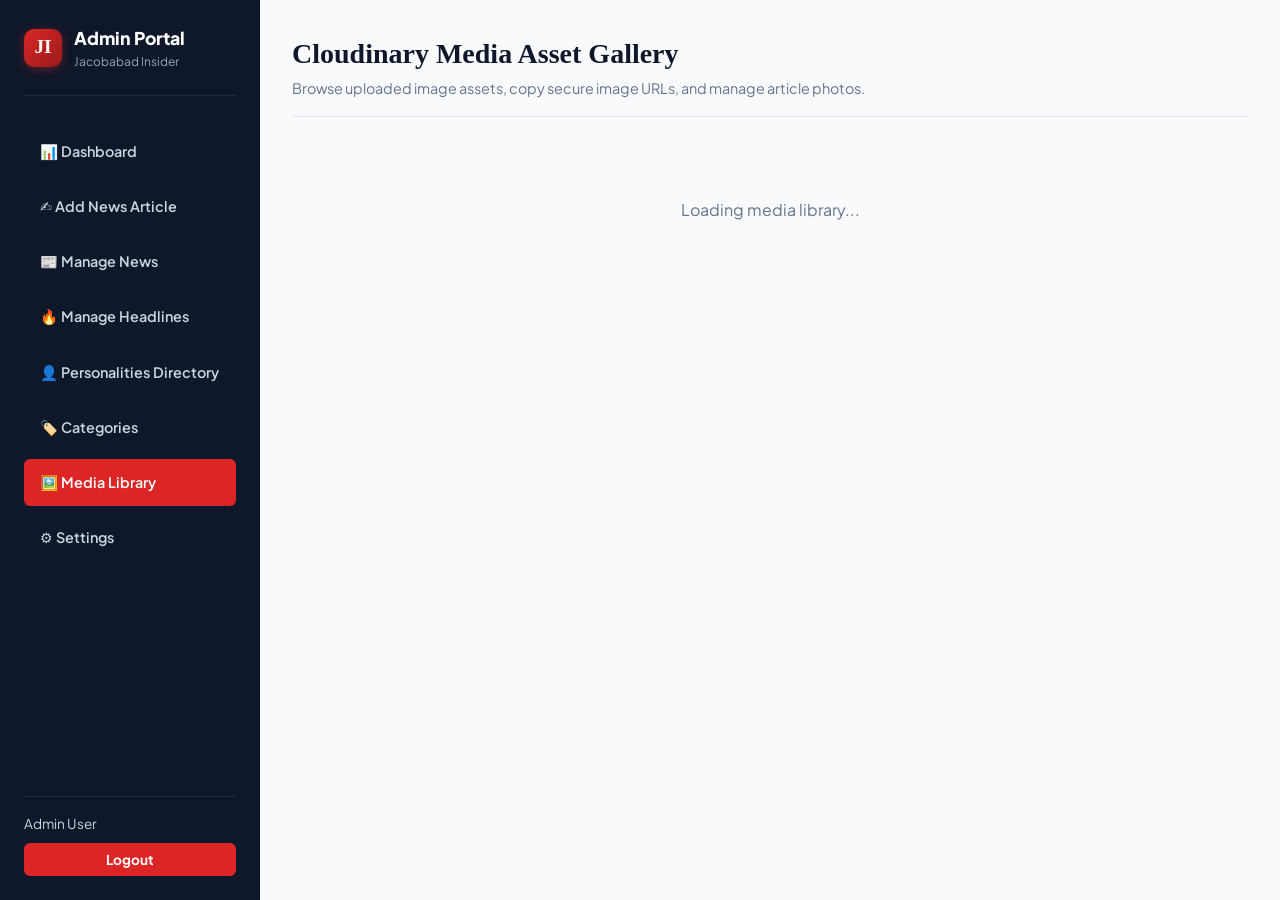
<file: admin/media-library.html>
<!DOCTYPE html>
<html lang="en">
<head>
  <meta charset="UTF-8" />
  <meta name="viewport" content="width=device-width, initial-scale=1.0" />
  <title>Media Library - Admin Panel</title>
  <link rel="preconnect" href="https://fonts.googleapis.com">
  <link rel="preconnect" href="https://fonts.gstatic.com" crossorigin>
  <link href="https://fonts.googleapis.com/css2?family=Plus+Jakarta+Sans:wght@400;500;600;700;800&display=swap" rel="stylesheet">
  <script type="module" crossorigin src="/assets/auth-C3x3DcjY.js"></script>
  <script type="module" crossorigin src="/assets/firestore-eDyhnHo-.js"></script>
  <script type="module" crossorigin src="/assets/admin-DUhmKf31.js"></script>
  <link rel="stylesheet" crossorigin href="/assets/auth-CsvkuiEk.css">
</head>
<body data-admin-page="media-library">

  <div class="admin-layout">
    <aside class="admin-sidebar">
      <div>
        <div style="display: flex; align-items: center; gap: 0.75rem; padding-bottom: 1.5rem; border-bottom: 1px solid #1e293b;">
          <div class="logo-icon" style="width: 38px; height: 38px; font-size: 1.2rem;">JI</div>
          <div>
            <div style="font-weight: 800; color: white; font-size: 1.1rem;">Admin Portal</div>
            <div style="font-size: 0.75rem; color: #94a3b8;">Jacobabad Insider</div>
          </div>
        </div>
      </div>

      <ul class="admin-sidebar-menu">
        <li><a href="/admin/dashboard.html">📊 Dashboard</a></li>
        <li><a href="/admin/add-news.html">✍️ Add News Article</a></li>
        <li><a href="/admin/manage-news.html">📰 Manage News</a></li>
        <li><a href="/admin/manage-headlines.html">🔥 Manage Headlines</a></li>
        <li><a href="/admin/manage-personalities.html">👤 Personalities Directory</a></li>
        <li><a href="/admin/manage-categories.html">🏷️ Categories</a></li>
        <li><a href="/admin/media-library.html" class="active">🖼️ Media Library</a></li>
        <li><a href="/admin/settings.html">⚙️ Settings</a></li>
      </ul>

      <div style="margin-top: auto; padding-top: 1rem; border-top: 1px solid #1e293b;">
        <div style="font-size: 0.85rem; color: #cbd5e1; margin-bottom: 0.5rem;" class="admin-user-email">Admin User</div>
        <button class="btn btn-danger admin-logout-btn" style="width: 100%; font-size: 0.85rem; padding: 0.5rem;">Logout</button>
      </div>
    </aside>

    <main class="admin-main">
      <div class="admin-header">
        <div>
          <h1 style="font-family: var(--font-heading); font-size: 1.75rem; color: var(--text-main);">Cloudinary Media Asset Gallery</h1>
          <p style="color: var(--text-muted); font-size: 0.9rem;">Browse uploaded image assets, copy secure image URLs, and manage article photos.</p>
        </div>
      </div>

      <div class="grid" id="media-grid" style="grid-template-columns: repeat(auto-fill, minmax(180px, 1fr)); gap: 1.25rem;">
        <p class="text-muted text-center" style="grid-column: 1 / -1; padding: 3rem;">Loading media library...</p>
      </div>
    </main>
  </div>

</body>
</html>
</file>
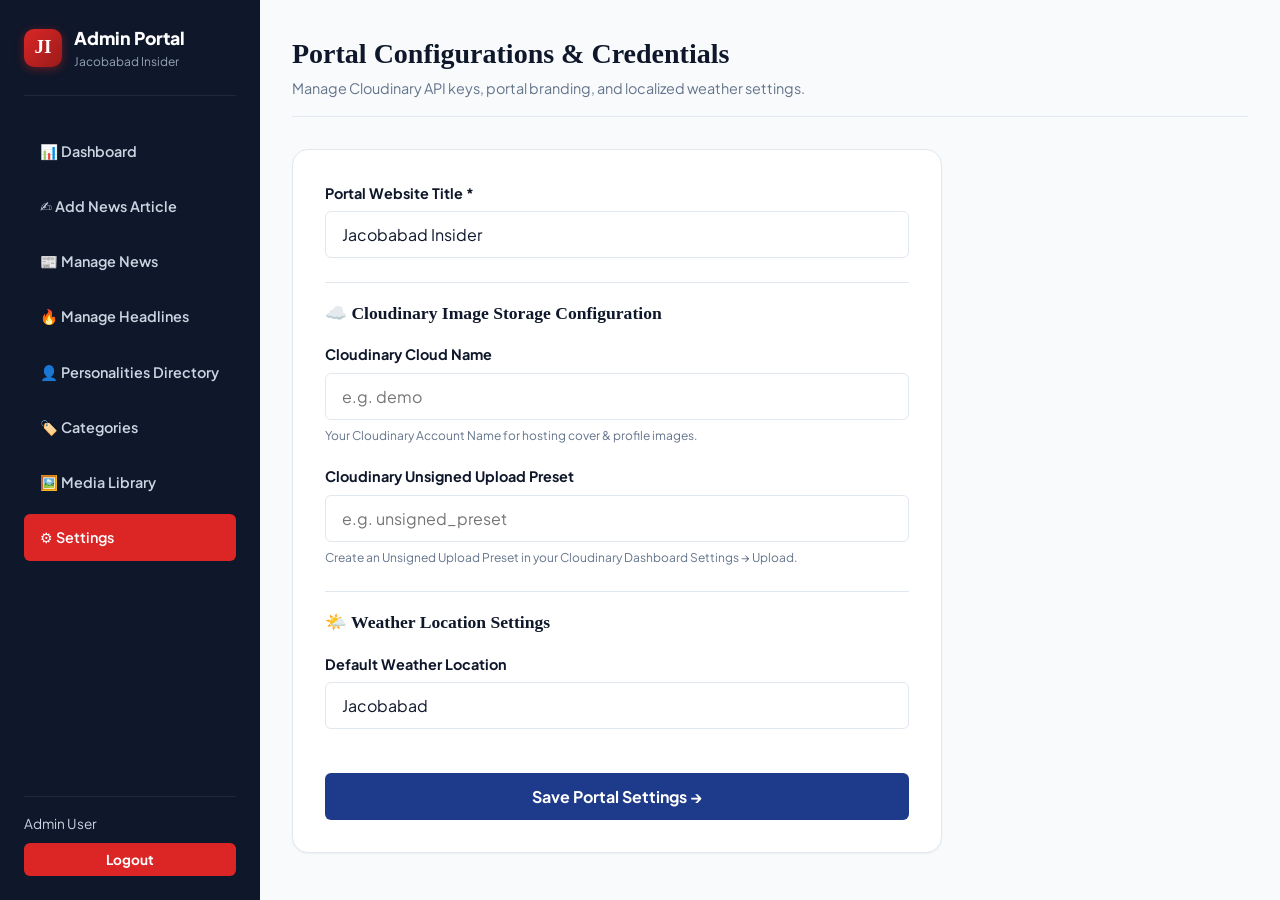
<file: admin/settings.html>
<!DOCTYPE html>
<html lang="en">
<head>
  <meta charset="UTF-8" />
  <meta name="viewport" content="width=device-width, initial-scale=1.0" />
  <title>Settings - Admin Panel</title>
  <link rel="preconnect" href="https://fonts.googleapis.com">
  <link rel="preconnect" href="https://fonts.gstatic.com" crossorigin>
  <link href="https://fonts.googleapis.com/css2?family=Plus+Jakarta+Sans:wght@400;500;600;700;800&display=swap" rel="stylesheet">
  <script type="module" crossorigin src="/assets/auth-C3x3DcjY.js"></script>
  <script type="module" crossorigin src="/assets/firestore-eDyhnHo-.js"></script>
  <script type="module" crossorigin src="/assets/admin-DUhmKf31.js"></script>
  <link rel="stylesheet" crossorigin href="/assets/auth-CsvkuiEk.css">
</head>
<body data-admin-page="settings">

  <div class="admin-layout">
    <aside class="admin-sidebar">
      <div>
        <div style="display: flex; align-items: center; gap: 0.75rem; padding-bottom: 1.5rem; border-bottom: 1px solid #1e293b;">
          <div class="logo-icon" style="width: 38px; height: 38px; font-size: 1.2rem;">JI</div>
          <div>
            <div style="font-weight: 800; color: white; font-size: 1.1rem;">Admin Portal</div>
            <div style="font-size: 0.75rem; color: #94a3b8;">Jacobabad Insider</div>
          </div>
        </div>
      </div>

      <ul class="admin-sidebar-menu">
        <li><a href="/admin/dashboard.html">📊 Dashboard</a></li>
        <li><a href="/admin/add-news.html">✍️ Add News Article</a></li>
        <li><a href="/admin/manage-news.html">📰 Manage News</a></li>
        <li><a href="/admin/manage-headlines.html">🔥 Manage Headlines</a></li>
        <li><a href="/admin/manage-personalities.html">👤 Personalities Directory</a></li>
        <li><a href="/admin/manage-categories.html">🏷️ Categories</a></li>
        <li><a href="/admin/media-library.html">🖼️ Media Library</a></li>
        <li><a href="/admin/settings.html" class="active">⚙️ Settings</a></li>
      </ul>

      <div style="margin-top: auto; padding-top: 1rem; border-top: 1px solid #1e293b;">
        <div style="font-size: 0.85rem; color: #cbd5e1; margin-bottom: 0.5rem;" class="admin-user-email">Admin User</div>
        <button class="btn btn-danger admin-logout-btn" style="width: 100%; font-size: 0.85rem; padding: 0.5rem;">Logout</button>
      </div>
    </aside>

    <main class="admin-main">
      <div class="admin-header">
        <div>
          <h1 style="font-family: var(--font-heading); font-size: 1.75rem; color: var(--text-main);">Portal Configurations & Credentials</h1>
          <p style="color: var(--text-muted); font-size: 0.9rem;">Manage Cloudinary API keys, portal branding, and localized weather settings.</p>
        </div>
      </div>

      <div style="max-width: 650px; background: var(--bg-card); border: 1px solid var(--border-color); border-radius: var(--radius-lg); padding: 2rem; box-shadow: var(--shadow-sm);">
        <form id="settings-form">
          <div class="form-group">
            <label class="form-label">Portal Website Title *</label>
            <input type="text" id="setting-site-name" class="form-control" required value="Jacobabad Insider" />
          </div>

          <h3 style="font-family: var(--font-heading); font-size: 1.1rem; margin: 1.5rem 0 1rem 0; border-top: 1px solid var(--border-color); padding-top: 1rem;">
            ☁️ Cloudinary Image Storage Configuration
          </h3>

          <div class="form-group">
            <label class="form-label">Cloudinary Cloud Name</label>
            <input type="text" id="setting-cloudinary-cloud" class="form-control" placeholder="e.g. demo" />
            <small style="color: var(--text-muted); font-size: 0.75rem;">Your Cloudinary Account Name for hosting cover & profile images.</small>
          </div>

          <div class="form-group">
            <label class="form-label">Cloudinary Unsigned Upload Preset</label>
            <input type="text" id="setting-cloudinary-preset" class="form-control" placeholder="e.g. unsigned_preset" />
            <small style="color: var(--text-muted); font-size: 0.75rem;">Create an Unsigned Upload Preset in your Cloudinary Dashboard Settings &rarr; Upload.</small>
          </div>

          <h3 style="font-family: var(--font-heading); font-size: 1.1rem; margin: 1.5rem 0 1rem 0; border-top: 1px solid var(--border-color); padding-top: 1rem;">
            🌤️ Weather Location Settings
          </h3>

          <div class="form-group">
            <label class="form-label">Default Weather Location</label>
            <input type="text" id="setting-weather-city" class="form-control" value="Jacobabad" readonly />
          </div>

          <button type="submit" class="btn btn-primary" style="width: 100%; margin-top: 1.5rem; padding: 0.8rem;">
            Save Portal Settings &rarr;
          </button>
        </form>
      </div>
    </main>
  </div>

</body>
</html>
</file>
<file: assets/auth-CsvkuiEk.css>
:root{--bg-primary: #f8fafc;--bg-surface: #ffffff;--bg-elevated: #ffffff;--bg-header: #0f172a;--bg-nav: #1e293b;--bg-card: #ffffff;--bg-footer: #090d16;--bg-input: #f1f5f9;--text-main: #0f172a;--text-muted: #64748b;--text-light: #94a3b8;--text-inverse: #ffffff;--text-header: #f8fafc;--primary: #1e3a8a;--primary-hover: #1d4ed8;--accent-red: #dc2626;--accent-red-hover: #b91c1c;--accent-blue: #0284c7;--accent-green: #16a34a;--border-color: #e2e8f0;--border-subtle: #f1f5f9;--shadow-sm: 0 1px 2px 0 rgba(0, 0, 0, .05);--shadow-md: 0 4px 6px -1px rgba(0, 0, 0, .08), 0 2px 4px -1px rgba(0, 0, 0, .04);--shadow-lg: 0 10px 15px -3px rgba(0, 0, 0, .1), 0 4px 6px -2px rgba(0, 0, 0, .05);--radius-sm: 6px;--radius-md: 10px;--radius-lg: 16px;--radius-full: 9999px;--font-heading: "Merriweather", "Georgia", serif;--font-body: "Plus Jakarta Sans", system-ui, -apple-system, sans-serif;--transition-fast: all .2s cubic-bezier(.4, 0, .2, 1)}body.dark{--bg-primary: #0b0f19;--bg-surface: #131b2e;--bg-elevated: #1a243b;--bg-header: #070a12;--bg-nav: #0f172a;--bg-card: #131b2e;--bg-footer: #05080f;--bg-input: #1e293b;--text-main: #f1f5f9;--text-muted: #94a3b8;--text-light: #64748b;--text-inverse: #ffffff;--text-header: #f8fafc;--primary: #3b82f6;--primary-hover: #60a5fa;--border-color: #1e293b;--border-subtle: #131b2e;--shadow-sm: 0 1px 2px 0 rgba(0, 0, 0, .3);--shadow-md: 0 4px 6px -1px rgba(0, 0, 0, .4);--shadow-lg: 0 10px 25px -3px rgba(0, 0, 0, .5)}*,*:before,*:after{box-sizing:border-box;margin:0;padding:0}html{scroll-behavior:smooth;font-size:16px}body{font-family:var(--font-body);background-color:var(--bg-primary);color:var(--text-main);line-height:1.6;-webkit-font-smoothing:antialiased;transition:background-color .3s ease,color .3s ease;min-height:100vh;display:flex;flex-direction:column}a{color:inherit;text-decoration:none;transition:var(--transition-fast)}img{max-width:100%;height:auto;display:block}button,input,select,textarea{font-family:inherit;font-size:inherit}.container{width:100%;max-width:1280px;margin:0 auto;padding:0 1.25rem}.hidden{display:none!important}.flex{display:flex}.flex-col{flex-direction:column}.items-center{align-items:center}.justify-between{justify-content:space-between}.justify-center{justify-content:center}.gap-2{gap:.5rem}.gap-4{gap:1rem}.gap-6{gap:1.5rem}.gap-8{gap:2rem}.grid{display:grid}.text-center{text-align:center}.text-red{color:var(--accent-red)}.text-blue{color:var(--accent-blue)}.text-muted{color:var(--text-muted)}.font-bold{font-weight:700}.font-semibold{font-weight:600}.badge{display:inline-flex;align-items:center;padding:.25rem .625rem;border-radius:var(--radius-sm);font-size:.75rem;font-weight:700;text-transform:uppercase;letter-spacing:.05em}.badge-red{background-color:var(--accent-red);color:#fff}.badge-blue{background-color:var(--primary);color:#fff}.badge-outline{border:1px solid var(--border-color);color:var(--text-muted)}.top-header{background-color:var(--bg-header);color:var(--text-header);border-bottom:3px solid var(--accent-red);padding:.75rem 0}.top-header-inner{display:flex;justify-content:space-between;align-items:center;flex-wrap:wrap;gap:1rem}.brand-logo-group{display:flex;align-items:center;gap:1rem}.brand-logo{display:flex;align-items:center;gap:.75rem}.logo-icon{width:44px;height:44px;background:linear-gradient(135deg,var(--accent-red),#991b1b);color:#fff;border-radius:var(--radius-md);display:flex;align-items:center;justify-content:center;font-family:var(--font-heading);font-weight:900;font-size:1.5rem;box-shadow:0 2px 10px #dc262666}.brand-title{font-family:var(--font-heading);font-size:1.75rem;font-weight:800;color:#fff;letter-spacing:-.02em;line-height:1.1}.brand-tagline{font-size:.75rem;color:var(--text-light);text-transform:uppercase;letter-spacing:.1em}.header-meta-group{display:flex;align-items:center;gap:1.5rem}.date-widget{font-size:.85rem;color:#cbd5e1;display:flex;align-items:center;gap:.4rem}.weather-widget{background:#ffffff14;border:1px solid rgba(255,255,255,.15);padding:.35rem .75rem;border-radius:var(--radius-full);display:flex;align-items:center;gap:.6rem;font-size:.85rem;color:#f8fafc}.header-actions{display:flex;align-items:center;gap:.75rem}.icon-btn{background:#ffffff1a;color:#fff;border:none;width:36px;height:36px;border-radius:50%;display:inline-flex;align-items:center;justify-content:center;cursor:pointer;transition:var(--transition-fast)}.icon-btn:hover{background:var(--accent-red);transform:translateY(-2px)}.breaking-bar{background-color:var(--bg-surface);border-bottom:1px solid var(--border-color);display:flex;align-items:center;overflow:hidden;height:44px}.breaking-label{background-color:var(--accent-red);color:#fff;font-weight:800;font-size:.8rem;text-transform:uppercase;padding:0 1.25rem;height:100%;display:flex;align-items:center;gap:.5rem;white-space:nowrap;z-index:2;box-shadow:2px 0 10px #0000001a}.pulse-dot{width:8px;height:8px;background-color:#fff;border-radius:50%;animation:pulse 1.5s infinite}@keyframes pulse{0%{transform:scale(.95);opacity:.7}50%{transform:scale(1.3);opacity:1}to{transform:scale(.95);opacity:.7}}.ticker-content{flex:1;overflow:hidden;position:relative;white-space:nowrap}.ticker-track{display:inline-flex;align-items:center;animation:marquee 35s linear infinite}.ticker-track:hover{animation-play-state:paused}.ticker-item{display:inline-flex;align-items:center;padding:0 1.5rem;color:var(--text-main);font-size:.9rem;font-weight:600}.ticker-item:hover{color:var(--accent-red)}.ticker-item:after{content:"•";margin-left:1.5rem;color:var(--accent-red)}@keyframes marquee{0%{transform:translate(0)}to{transform:translate(-50%)}}.main-nav{background-color:var(--bg-nav);position:sticky;top:0;z-index:100;box-shadow:var(--shadow-md)}.nav-container{display:flex;align-items:center;justify-content:space-between}.nav-links{display:flex;align-items:center;list-style:none;overflow-x:auto;scrollbar-width:none}.nav-links::-webkit-scrollbar{display:none}.nav-links li a{display:block;padding:.9rem 1rem;color:#cbd5e1;font-weight:600;font-size:.9rem;white-space:nowrap;border-bottom:3px solid transparent}.nav-links li a:hover,.nav-links li a.active{color:#fff;background:#ffffff0d;border-bottom-color:var(--accent-red)}.nav-mobile-toggle{display:none;background:transparent;border:none;color:#fff;font-size:1.5rem;padding:.5rem;cursor:pointer}.hero-section{padding:2rem 0}.hero-grid{display:grid;grid-template-columns:2fr 1fr;gap:1.5rem}.hero-featured-card{background-color:var(--bg-card);border-radius:var(--radius-lg);border:1px solid var(--border-color);overflow:hidden;box-shadow:var(--shadow-sm);display:flex;flex-direction:column}.hero-image-wrapper{position:relative;width:100%;height:380px;overflow:hidden}.hero-image-wrapper img{width:100%;height:100%;object-fit:cover;transition:transform .5s ease}.hero-featured-card:hover .hero-image-wrapper img{transform:scale(1.03)}.hero-card-content{padding:1.5rem;display:flex;flex-direction:column;gap:.8rem}.hero-title{font-family:var(--font-heading);font-size:1.85rem;font-weight:800;line-height:1.3;color:var(--text-main)}.hero-title:hover{color:var(--accent-red)}.article-meta{display:flex;align-items:center;gap:1rem;font-size:.85rem;color:var(--text-muted);flex-wrap:wrap}.hero-sidebar{display:flex;flex-direction:column;gap:1.5rem}.widget-card{background-color:var(--bg-card);border:1px solid var(--border-color);border-radius:var(--radius-md);padding:1.25rem;box-shadow:var(--shadow-sm)}.widget-title{font-family:var(--font-heading);font-size:1.1rem;font-weight:700;padding-bottom:.75rem;border-bottom:2px solid var(--accent-red);margin-bottom:1rem;display:flex;align-items:center;justify-content:space-between}.widget-news-list{display:flex;flex-direction:column;gap:1rem}.mini-news-item{display:flex;gap:.8rem;align-items:flex-start;padding-bottom:.8rem;border-bottom:1px solid var(--border-subtle)}.mini-news-item:last-child{border-bottom:none;padding-bottom:0}.mini-news-thumb{width:80px;height:60px;border-radius:var(--radius-sm);object-fit:cover;flex-shrink:0}.mini-news-title{font-size:.9rem;font-weight:700;line-height:1.3;color:var(--text-main)}.mini-news-title:hover{color:var(--accent-red)}.section-header{display:flex;align-items:center;justify-content:space-between;margin-bottom:1.5rem;border-bottom:2px solid var(--border-color);padding-bottom:.5rem}.section-title{font-family:var(--font-heading);font-size:1.5rem;font-weight:800;position:relative}.section-title:after{content:"";position:absolute;bottom:-.6rem;left:0;width:60px;height:3px;background-color:var(--accent-red)}.news-grid{display:grid;grid-template-columns:repeat(auto-fill,minmax(320px,1fr));gap:1.5rem}.news-card{background-color:var(--bg-card);border:1px solid var(--border-color);border-radius:var(--radius-md);overflow:hidden;box-shadow:var(--shadow-sm);display:flex;flex-direction:column;transition:transform .25s ease,box-shadow .25s ease}.news-card:hover{transform:translateY(-4px);box-shadow:var(--shadow-md)}.news-card-img{width:100%;height:200px;object-fit:cover}.news-card-body{padding:1.25rem;display:flex;flex-direction:column;flex:1;gap:.75rem}.news-card-title{font-family:var(--font-heading);font-size:1.15rem;font-weight:700;line-height:1.4;color:var(--text-main)}.news-card-title:hover{color:var(--accent-red)}.news-card-desc{font-size:.9rem;color:var(--text-muted);display:-webkit-box;-webkit-line-clamp:3;-webkit-box-orient:vertical;overflow:hidden}.directory-filters{display:flex;gap:.5rem;flex-wrap:wrap;margin-bottom:2rem}.filter-btn{background-color:var(--bg-surface);border:1px solid var(--border-color);color:var(--text-main);padding:.5rem 1rem;border-radius:var(--radius-full);font-size:.85rem;font-weight:600;cursor:pointer;transition:var(--transition-fast)}.filter-btn:hover,.filter-btn.active{background-color:var(--primary);color:#fff;border-color:var(--primary)}.personality-card{background-color:var(--bg-card);border:1px solid var(--border-color);border-radius:var(--radius-md);padding:1.5rem;display:flex;flex-direction:column;align-items:center;text-align:center;gap:1rem;box-shadow:var(--shadow-sm)}.personality-avatar{width:110px;height:110px;border-radius:50%;object-fit:cover;border:4px solid var(--primary);box-shadow:var(--shadow-md)}.personality-name{font-family:var(--font-heading);font-size:1.2rem;font-weight:700;color:var(--text-main)}.personality-role{font-size:.85rem;color:var(--accent-blue);font-weight:600}.modal-overlay{position:fixed;top:0;left:0;width:100vw;height:100vh;background:#000000b3;-webkit-backdrop-filter:blur(4px);backdrop-filter:blur(4px);z-index:1000;display:flex;align-items:center;justify-content:center;padding:1.5rem}.modal-container{background:var(--bg-card);border-radius:var(--radius-lg);max-width:700px;width:100%;max-height:90vh;overflow-y:auto;box-shadow:var(--shadow-lg);border:1px solid var(--border-color);padding:2rem;position:relative}.modal-close{position:absolute;top:1rem;right:1rem;background:var(--bg-input);border:none;width:36px;height:36px;border-radius:50%;font-size:1.2rem;cursor:pointer;color:var(--text-main)}.article-full-content{font-size:1.1rem;line-height:1.8;color:var(--text-main)}.article-full-content p{margin-bottom:1.25rem}.article-full-content blockquote{border-left:4px solid var(--accent-red);padding-left:1rem;margin:1.5rem 0;font-style:italic;color:var(--text-muted);background:var(--bg-input);padding:1rem;border-radius:0 var(--radius-sm) var(--radius-sm) 0}.share-bar{display:flex;align-items:center;gap:.75rem;padding:1rem 0;border-top:1px solid var(--border-color);border-bottom:1px solid var(--border-color);margin:2rem 0}.share-btn{display:inline-flex;align-items:center;gap:.5rem;padding:.5rem 1rem;border-radius:var(--radius-sm);font-size:.85rem;font-weight:600;color:#fff;border:none;cursor:pointer}.share-btn.whatsapp{background-color:#25d366}.share-btn.facebook{background-color:#1877f2}.share-btn.twitter{background-color:#000}.share-btn.copy{background-color:var(--text-muted)}.admin-layout{display:flex;min-height:100vh}.admin-sidebar{width:260px;background-color:var(--bg-header);color:#fff;padding:1.5rem;display:flex;flex-direction:column;gap:2rem;flex-shrink:0}.admin-sidebar-menu{list-style:none;display:flex;flex-direction:column;gap:.5rem}.admin-sidebar-menu a{display:flex;align-items:center;gap:.75rem;padding:.75rem 1rem;border-radius:var(--radius-sm);color:#cbd5e1;font-weight:600;font-size:.9rem}.admin-sidebar-menu a:hover,.admin-sidebar-menu a.active{background-color:var(--accent-red);color:#fff}.admin-main{flex:1;background-color:var(--bg-primary);padding:2rem;overflow-x:hidden}.admin-header{display:flex;justify-content:space-between;align-items:center;margin-bottom:2rem;padding-bottom:1rem;border-bottom:1px solid var(--border-color)}.stat-grid{display:grid;grid-template-columns:repeat(auto-fit,minmax(220px,1fr));gap:1.25rem;margin-bottom:2rem}.stat-card{background:var(--bg-card);border:1px solid var(--border-color);padding:1.5rem;border-radius:var(--radius-md);box-shadow:var(--shadow-sm)}.stat-number{font-size:2.25rem;font-weight:800;color:var(--primary);line-height:1.1}.stat-label{font-size:.85rem;color:var(--text-muted);text-transform:uppercase;letter-spacing:.05em;margin-top:.25rem}.form-group{display:flex;flex-direction:column;gap:.4rem;margin-bottom:1.25rem}.form-label{font-weight:700;font-size:.9rem;color:var(--text-main)}.form-control{width:100%;padding:.75rem 1rem;border:1px solid var(--border-color);border-radius:var(--radius-sm);background-color:var(--bg-surface);color:var(--text-main)}.btn{display:inline-flex;align-items:center;justify-content:center;gap:.5rem;padding:.75rem 1.5rem;border-radius:var(--radius-sm);font-weight:700;cursor:pointer;border:none;transition:var(--transition-fast)}.btn-primary{background-color:var(--primary);color:#fff}.btn-primary:hover{background-color:var(--primary-hover)}.btn-danger{background-color:var(--accent-red);color:#fff}.btn-danger:hover{background-color:var(--accent-red-hover)}.btn-secondary{background-color:var(--bg-input);color:var(--text-main);border:1px solid var(--border-color)}.table-responsive{overflow-x:auto}.admin-table{width:100%;border-collapse:collapse;background-color:var(--bg-card);border-radius:var(--radius-md);overflow:hidden;box-shadow:var(--shadow-sm)}.admin-table th,.admin-table td{padding:1rem;text-align:left;border-bottom:1px solid var(--border-color)}.admin-table th{background-color:var(--bg-input);font-weight:700;font-size:.85rem;text-transform:uppercase;color:var(--text-muted)}@media(max-width:992px){.hero-grid{grid-template-columns:1fr}.admin-layout{flex-direction:column}.admin-sidebar{width:100%}}@media(max-width:768px){.brand-title{font-size:1.4rem}.nav-mobile-toggle{display:block}.nav-links{display:none;width:100%;flex-direction:column}.nav-links.mobile-open{display:flex}}
</file>
